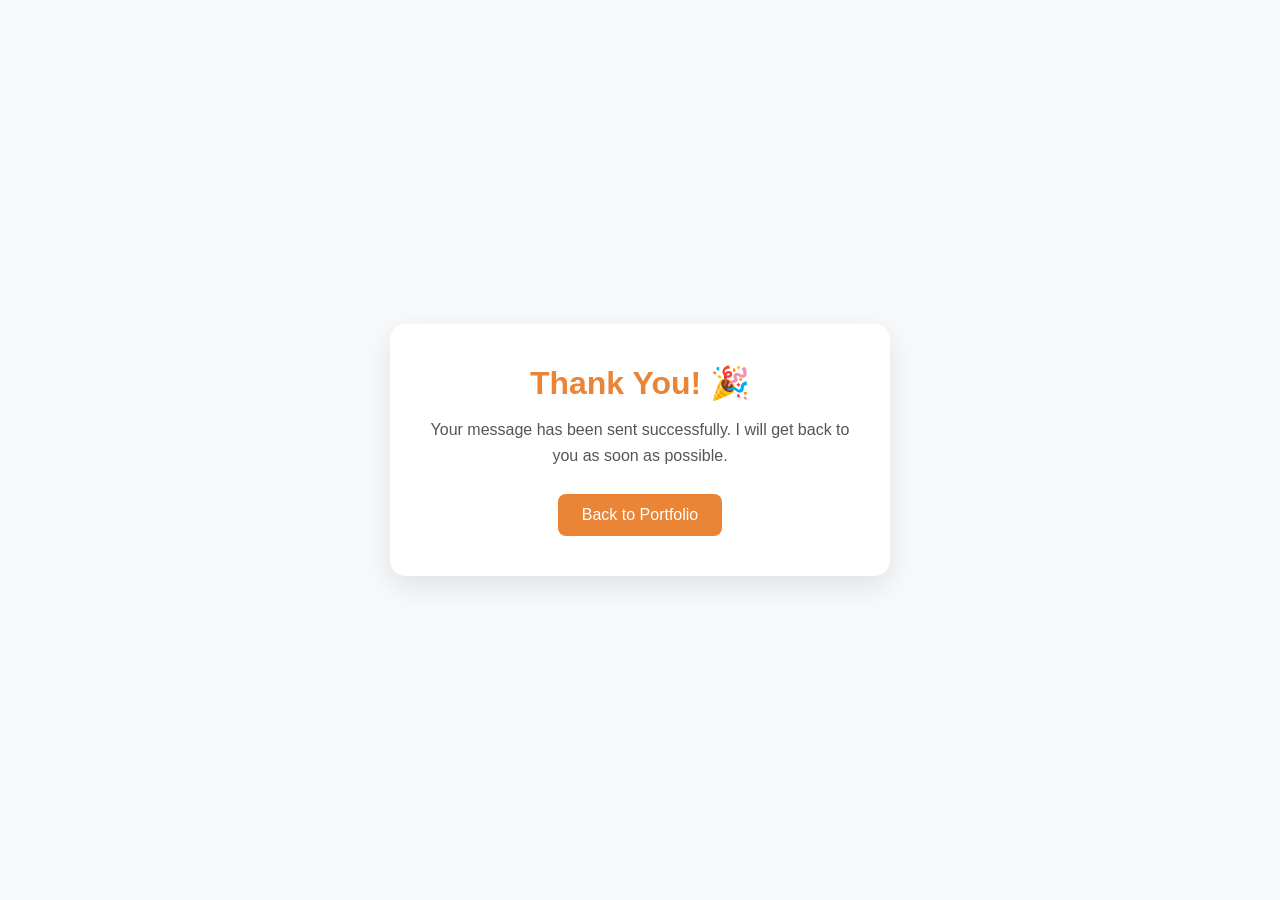
<file: thankyou.html>
<!DOCTYPE html>
<html lang="en">
<head>
  <meta charset="UTF-8">
  <meta name="viewport" content="width=device-width, initial-scale=1.0">
  <title>Thank You | Manish Majgain</title>

  <style>
    *{
      margin:0;
      padding:0;
      box-sizing:border-box;
      font-family:Arial,sans-serif;
    }

    body{
      display:flex;
      justify-content:center;
      align-items:center;
      height:100vh;
      background:#f8f9fa;
    }

    .container{
      text-align:center;
      max-width:500px;
      padding:40px;
      background:#fff;
      border-radius:15px;
      box-shadow:0 10px 30px rgba(0,0,0,.1);
    }

    h1{
      color:#ea8436;
      margin-bottom:15px;
    }

    p{
      color:#555;
      margin-bottom:25px;
      line-height:1.6;
    }

    a{
      display:inline-block;
      padding:12px 24px;
      background:#ea8436;
      color:#fff;
      text-decoration:none;
      border-radius:8px;
    }

    a:hover{
      opacity:.9;
    }
  </style>
</head>
<body>

  <div class="container">
    <h1>Thank You! 🎉</h1>

    <p>
      Your message has been sent successfully.
      I will get back to you as soon as possible.
    </p>

    <a href="index.html">Back to Portfolio</a>
  </div>

</body>
</html>
</file>
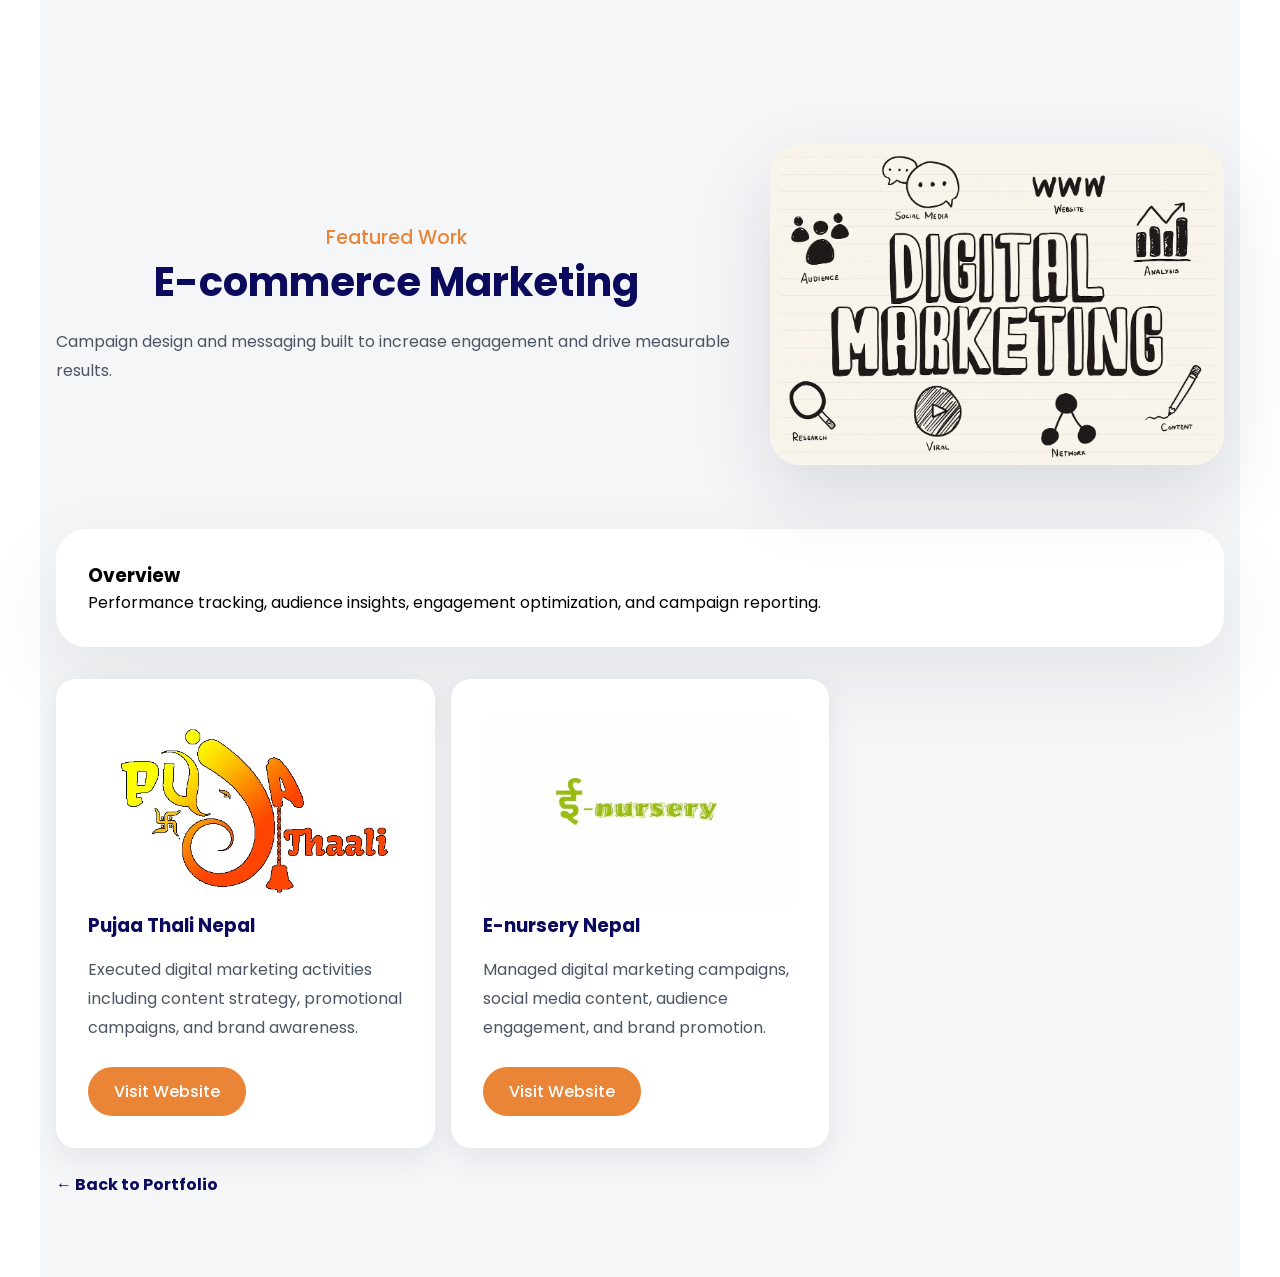
<file: digital-marketing/digital-marketing-campaigns.html>
<!DOCTYPE html>
<html lang="en">
<head>
  <meta charset="UTF-8" />
  <meta name="viewport" content="width=device-width, initial-scale=1.0" />
  <title>Digital Marketing Campaigns | Manish Majgain</title>
  <link rel="stylesheet" href="../styles.css" />
</head>
<body>
  <main class="section__container project-page">
    <header class="project-hero">
      <div>
        <p class="section__subheader">Featured Work</p>
        <h1 class="section__header">E-commerce Marketing</h1>
        <p class="project-intro">Campaign design and messaging built to increase engagement and drive measurable results.</p>
      </div>
      <img src="../assets/digital-marketing.webp" alt="E-commerce Marketing   hero" />
    </header>

    
    <article class="project-overview">
      <h3>Overview</h3>
      <p>Performance tracking, audience insights, engagement optimization, and campaign reporting.</p>
    </article>

    <section class="project-gallery">
    <!-- <div class="project-sites"> -->

  <div class="project-site-card">
  <img src="../assets/pujathaali.webp" alt="Puja Thaali Nepal">

  <h3>Pujaa Thali Nepal</h3>

  <p>
    Executed digital marketing activities including content strategy,
    promotional campaigns, and brand awareness.
  </p>

  <a href="https://pujathaali.com" target="_blank" class="btn">
    Visit Website
  </a>
</div>
  <div class="project-site-card">
  <img src="../assets/enurserynepal.webp" alt="E-nursery Nepal">

  <h3>E-nursery Nepal</h3>

  <p>
    Managed digital marketing campaigns, social media content,
    audience engagement, and brand promotion.
  </p>

  <a href="https://enurserynepal.com" target="_blank" class="btn">
    Visit Website
  </a>
</div>
    </section>

    <a class="back-link" href="../index.html">← Back to Portfolio</a>
  </main>
</body>
</html>
</file>
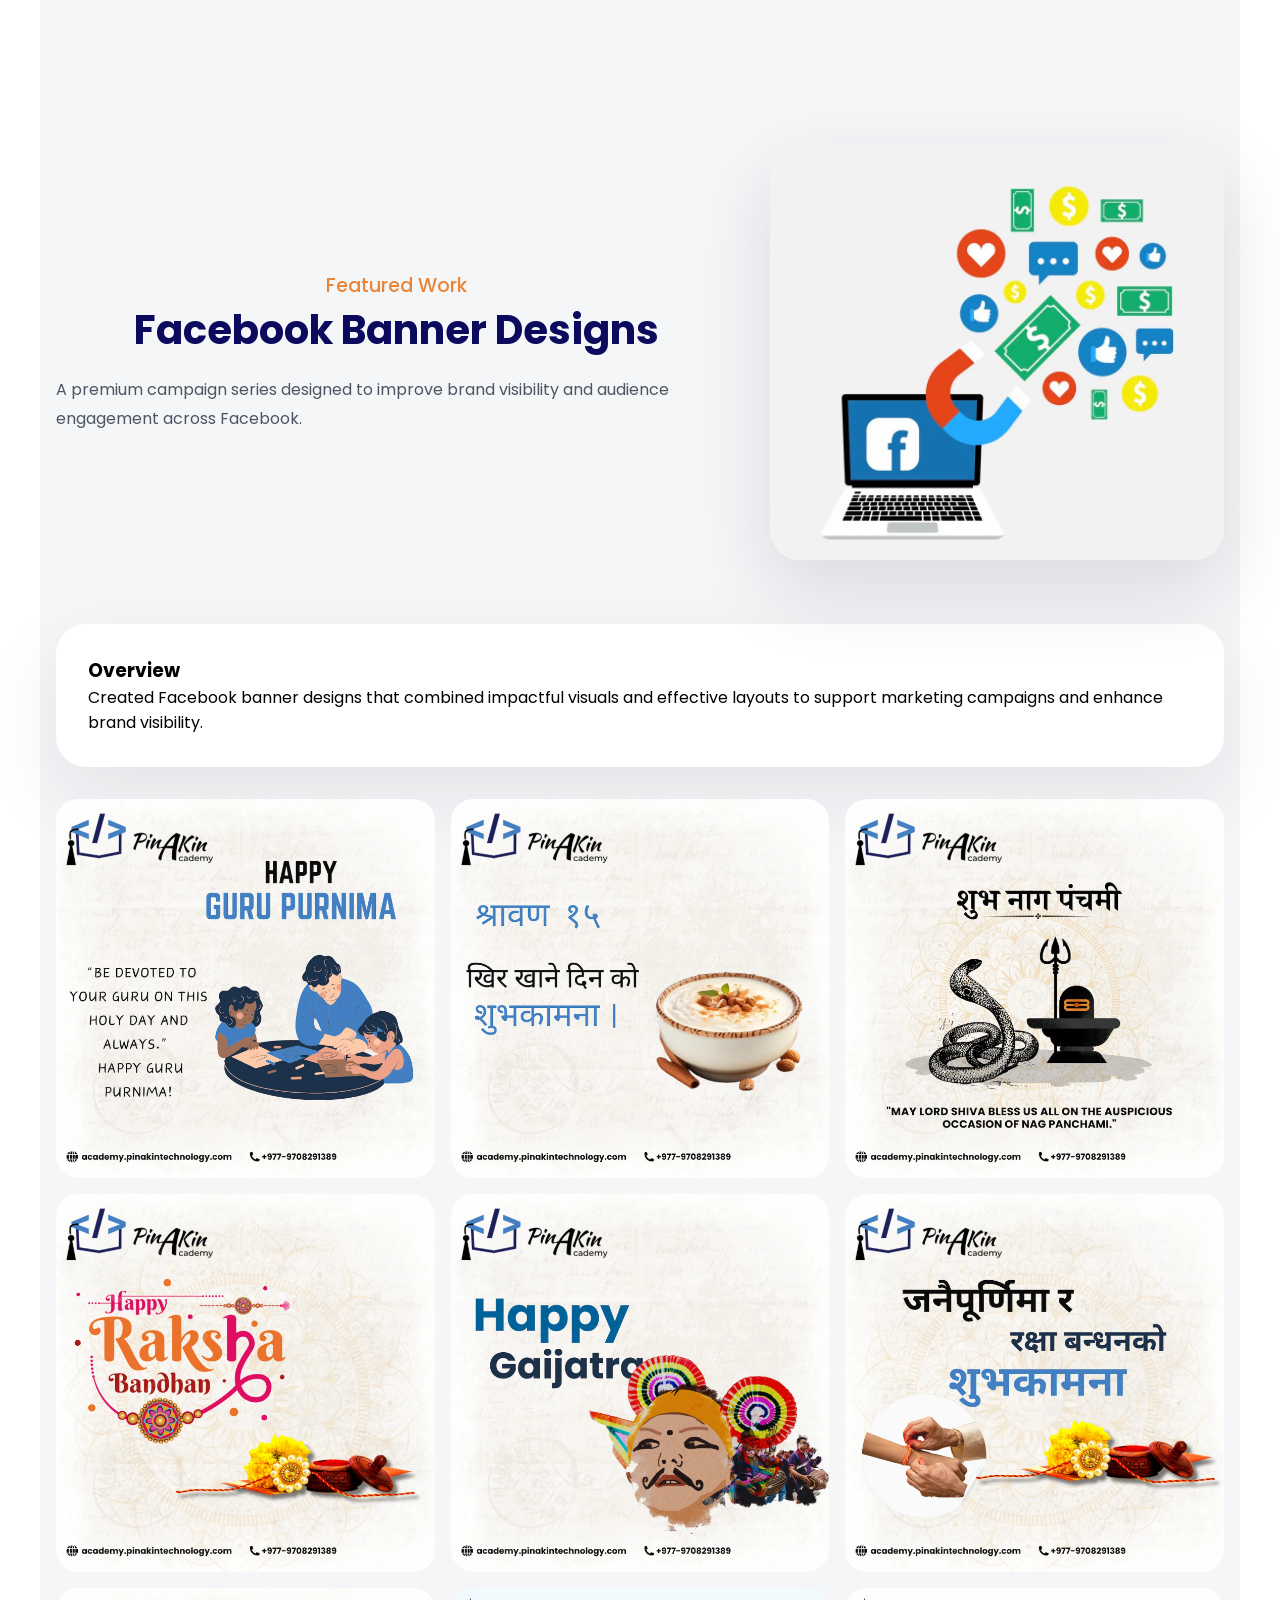
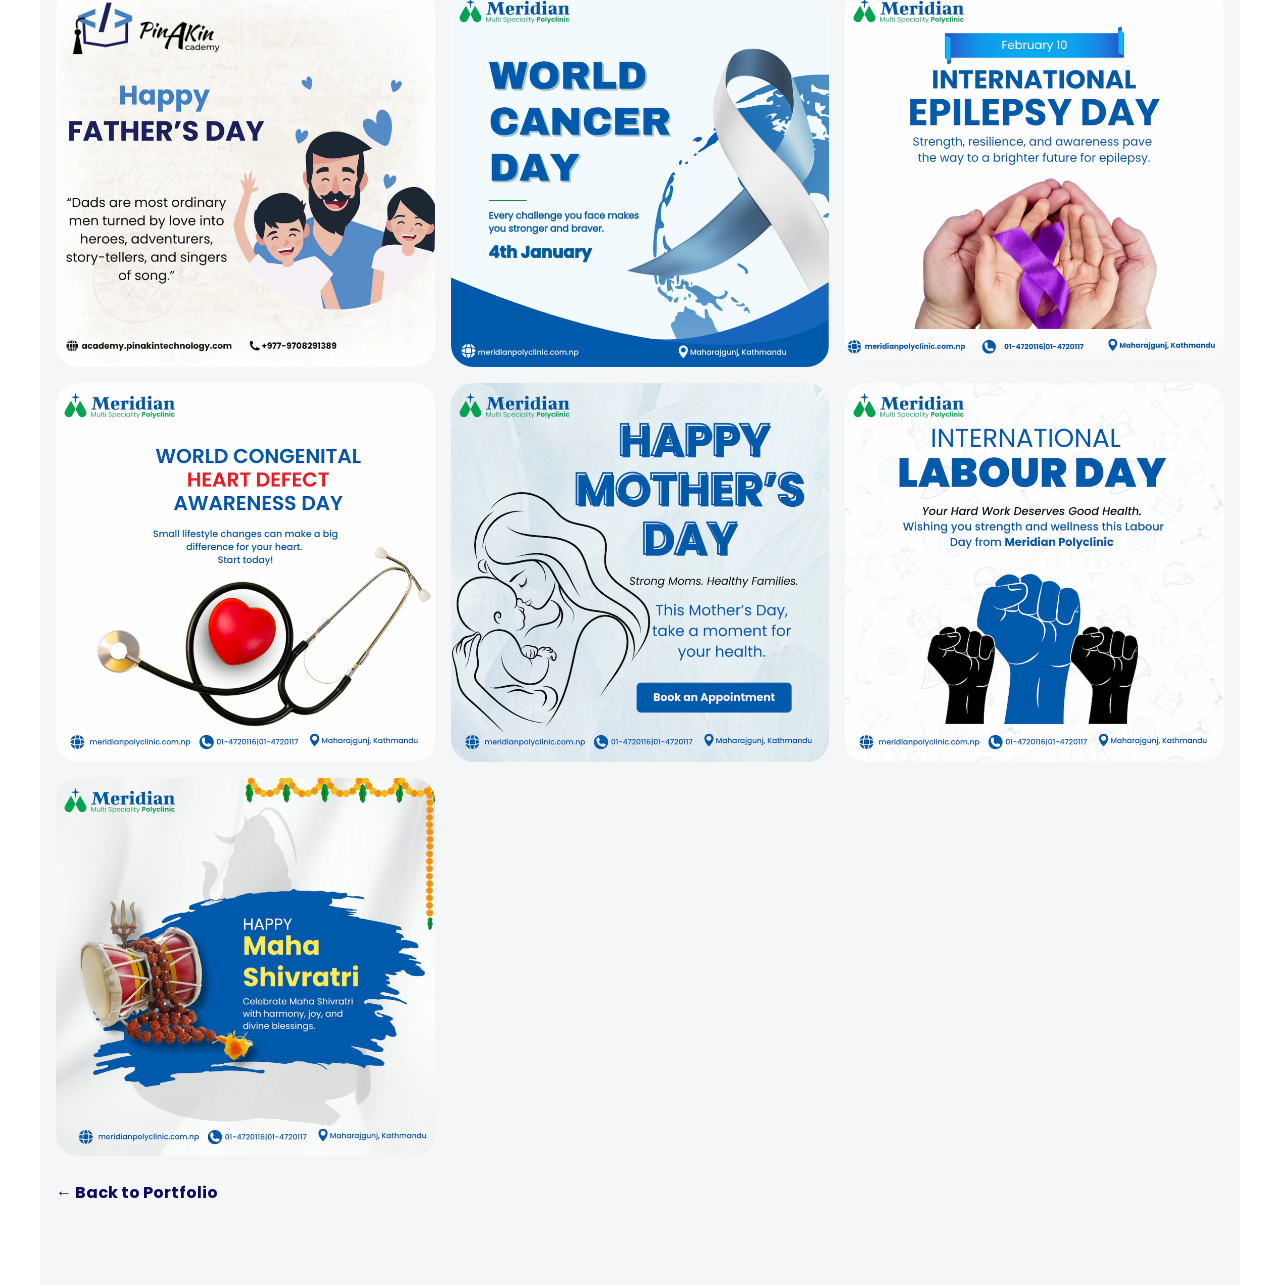
<file: graphic-design/facebook-banner-designs.html>
<!DOCTYPE html>
<html lang="en">
<head>
  <meta charset="UTF-8" />
  <meta name="viewport" content="width=device-width, initial-scale=1.0" />
  <title>Facebook Banner Designs | Manish Majgain</title>
  <link rel="stylesheet" href="../styles.css" />
</head>
<body>
  <main class="section__container project-page">
    <header class="project-hero">
      <div>
        <p class="section__subheader">Featured Work</p>
        <h1 class="section__header">Facebook Banner Designs</h1>
        <p class="project-intro">A premium campaign series designed to improve brand visibility and audience engagement across Facebook.</p>
      </div>
      <img src="../assets/fb-banner.webp" alt="Facebook Banner Designs hero" />
    </header>

    <article class="project-overview">
      <h3>Overview</h3>
      <p>Created Facebook banner designs that combined impactful visuals and effective layouts to support marketing campaigns and enhance brand visibility.</p>
    </article>

    <section class="project-gallery">
      <img src="../assets/pinakin-academy/1.webp" alt="Facebook banner creative" />
      <img src="../assets/pinakin-academy/2.webp" alt="Facebook banner creative" />
      <img src="../assets/pinakin-academy/3.webp" alt="Facebook banner creative" />
      <img src="../assets/pinakin-academy/4.webp" alt="Facebook banner creative" />
      <img src="../assets/pinakin-academy/5.webp" alt="Facebook banner creative" />
      <img src="../assets/pinakin-academy/6.webp" alt="Facebook banner creative" />
      <img src="../assets/pinakin-academy/7.webp" alt="Facebook banner creative" />
      <img src="../assets/meridian-banner/1.webp" alt="Facebook banner creative" />
      <img src="../assets/meridian-banner/2.webp" alt="Facebook banner creative" />
      <img src="../assets/meridian-banner/3.webp" alt="Facebook banner creative" />
      <img src="../assets/meridian-banner/4.webp" alt="Facebook banner creative" />    
      <img src="../assets/meridian-banner/5.webp" alt="Facebook banner creative" />
      <img src="../assets/meridian-banner/6.webp" alt="Facebook banner creative" />
    </section>

    <a class="back-link" href="../index.html">← Back to Portfolio</a>
  </main>
</body>
</html>
</file>
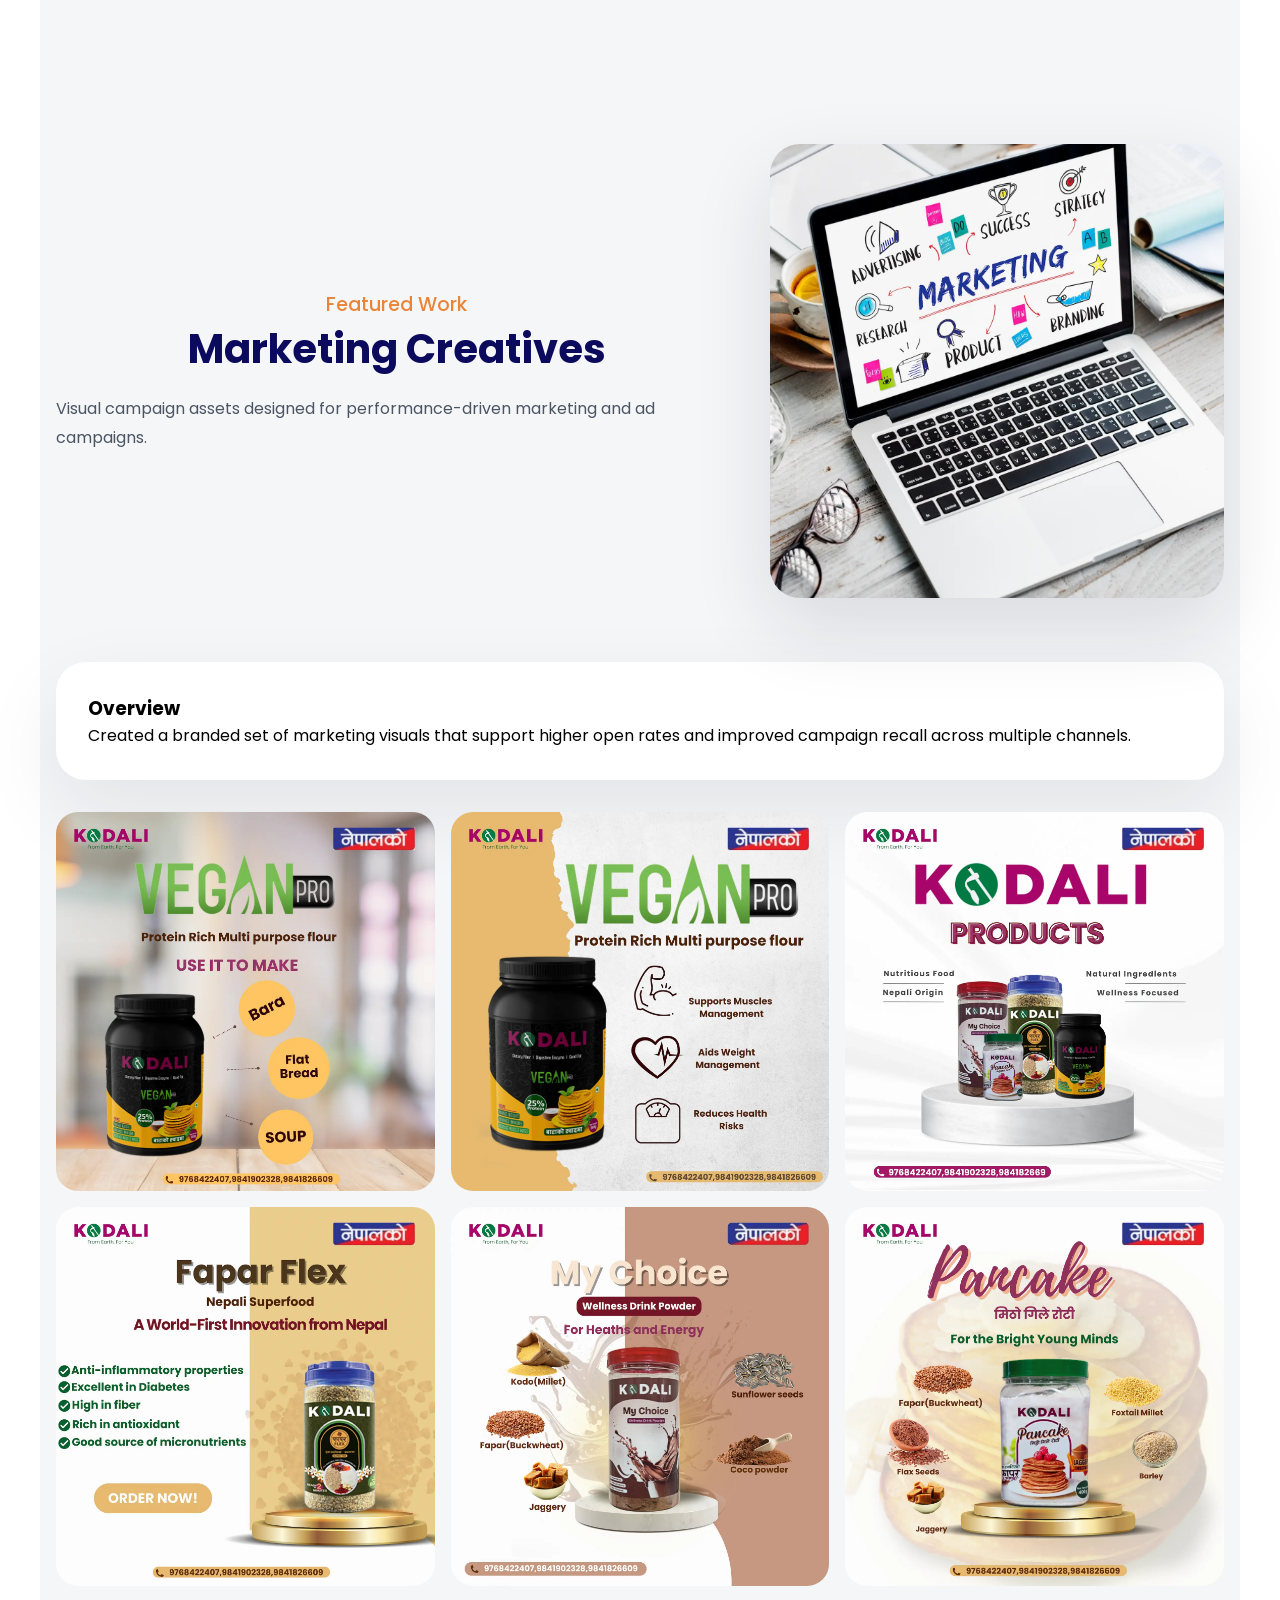
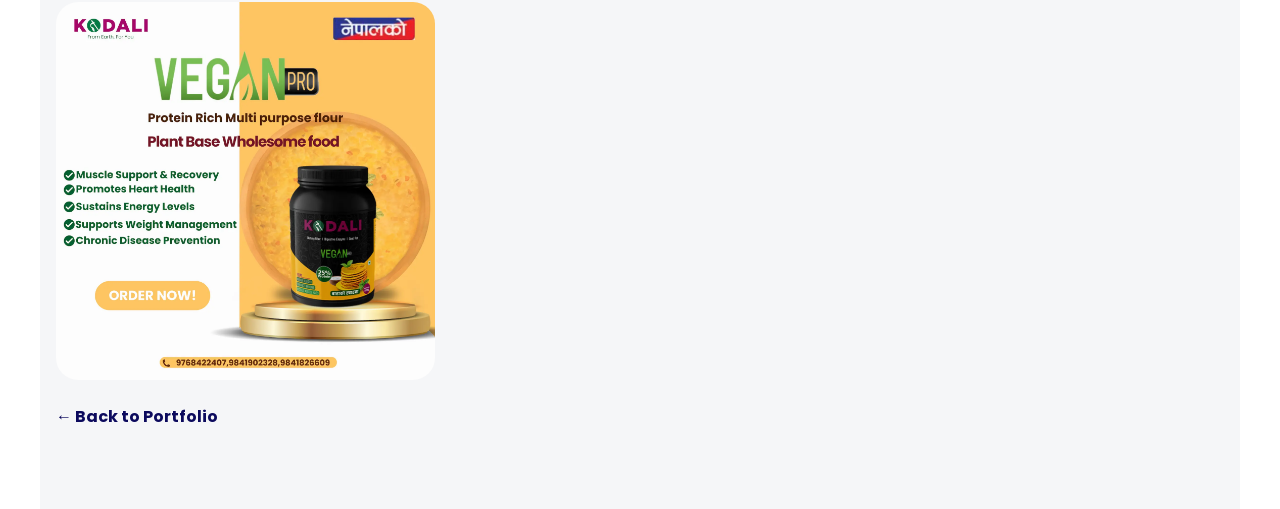
<file: graphic-design/marketing-creatives.html>
<!DOCTYPE html>
<html lang="en">
<head>
  <meta charset="UTF-8" />
  <meta name="viewport" content="width=device-width, initial-scale=1.0" />
  <title>Marketing Creatives | Manish Majgain</title>
  <link rel="stylesheet" href="../styles.css" />
</head>
<body>
  <main class="section__container project-page">
    <header class="project-hero">
      <div>
        <p class="section__subheader">Featured Work</p>
        <h1 class="section__header">Marketing Creatives</h1>
        <p class="project-intro">Visual campaign assets designed for performance-driven marketing and ad campaigns.</p>
      </div>
      <img src="../assets/marketing-creative.webp" alt="Marketing Creatives hero" />
    </header>

    
    <article class="project-overview">
      <h3>Overview</h3>
      <p>Created a branded set of marketing visuals that support higher open rates and improved campaign recall across multiple channels.</p>
    </article>

    <section class="project-gallery">
      <img src="../assets/kodali/1.webp" alt="Marketing creative" />
      <img src="../assets/kodali/2.webp" alt="Marketing creative" />
      <img src="../assets/kodali/3.webp" alt="Marketing creative" />
      <img src="../assets/kodali/4.webp" alt="Marketing creative" />
      <img src="../assets/kodali/5.webp" alt="Marketing creative" />
      <img src="../assets/kodali/6.webp" alt="Marketing creative" />
      <img src="../assets/kodali/7.webp" alt="Marketing creative" />
    
    </section>

    <a class="back-link" href="../index.html">← Back to Portfolio</a>
  </main>
</body>
</html>
</file>
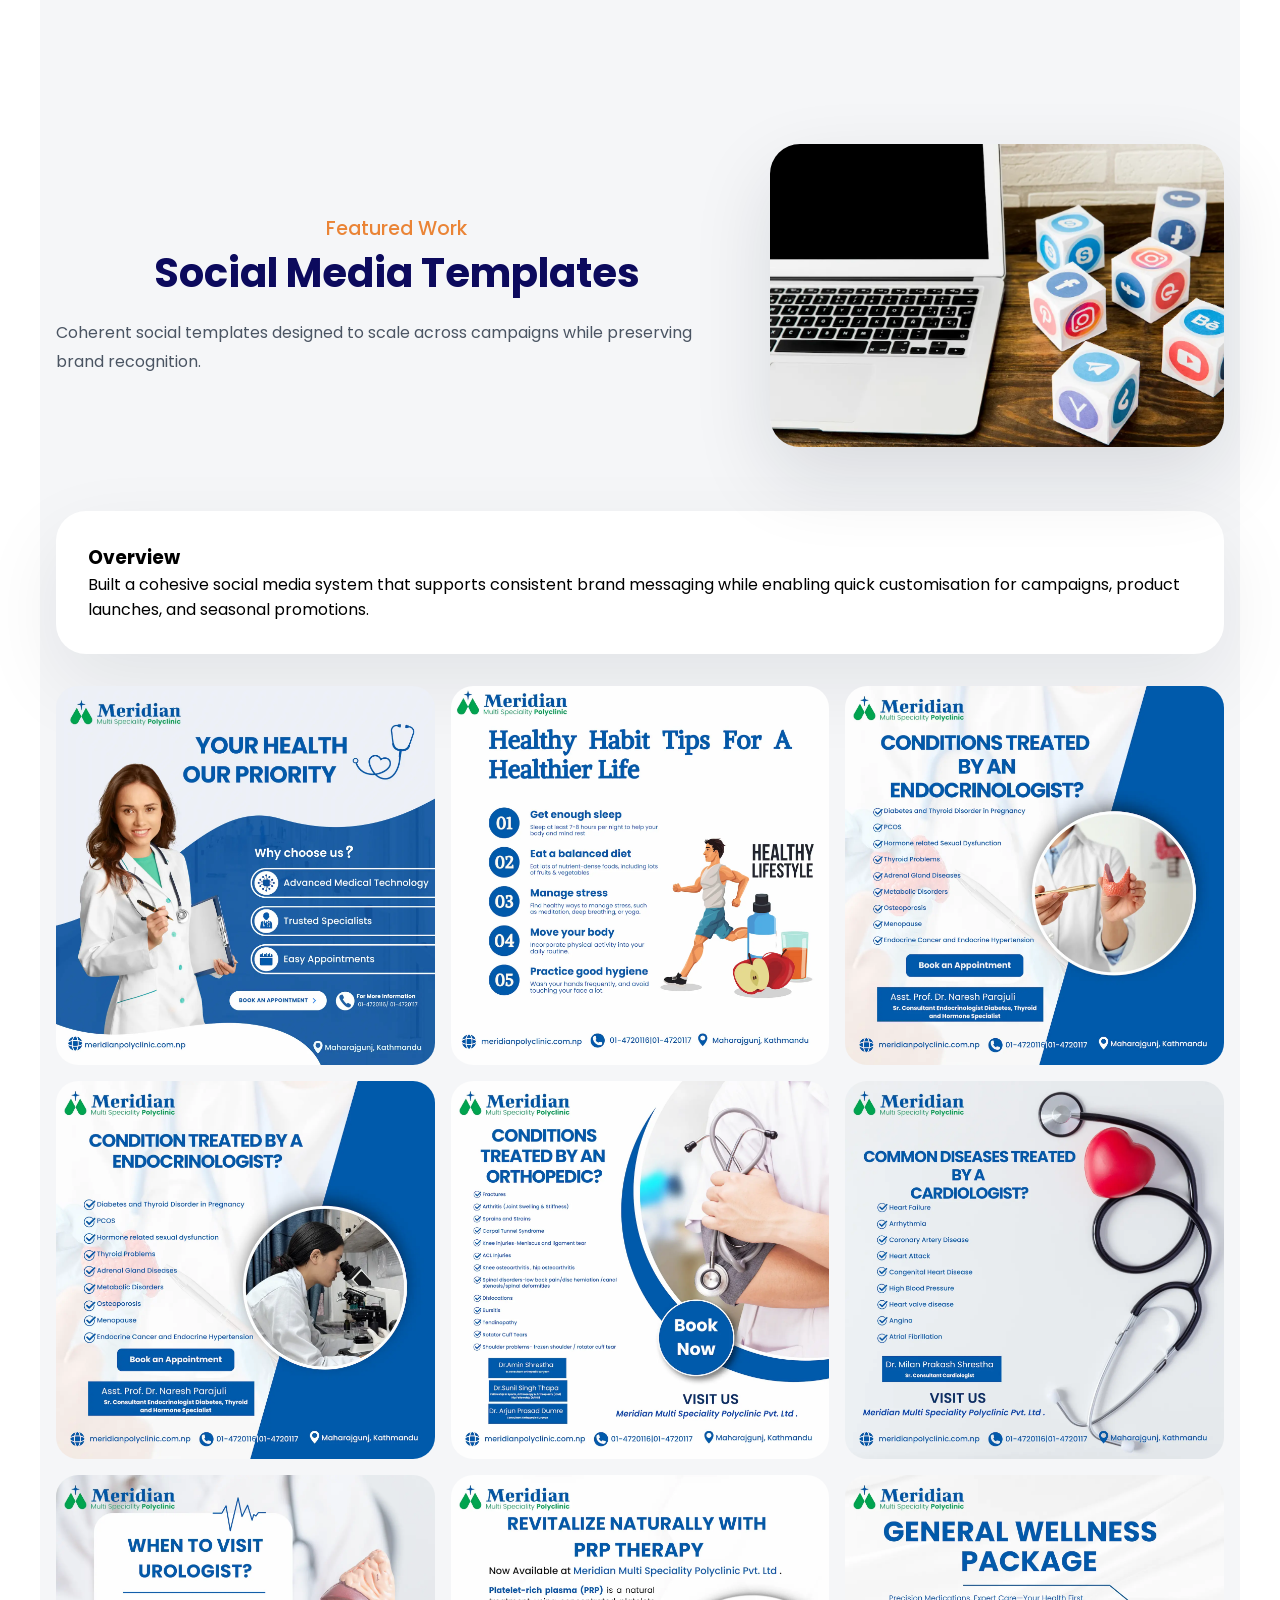
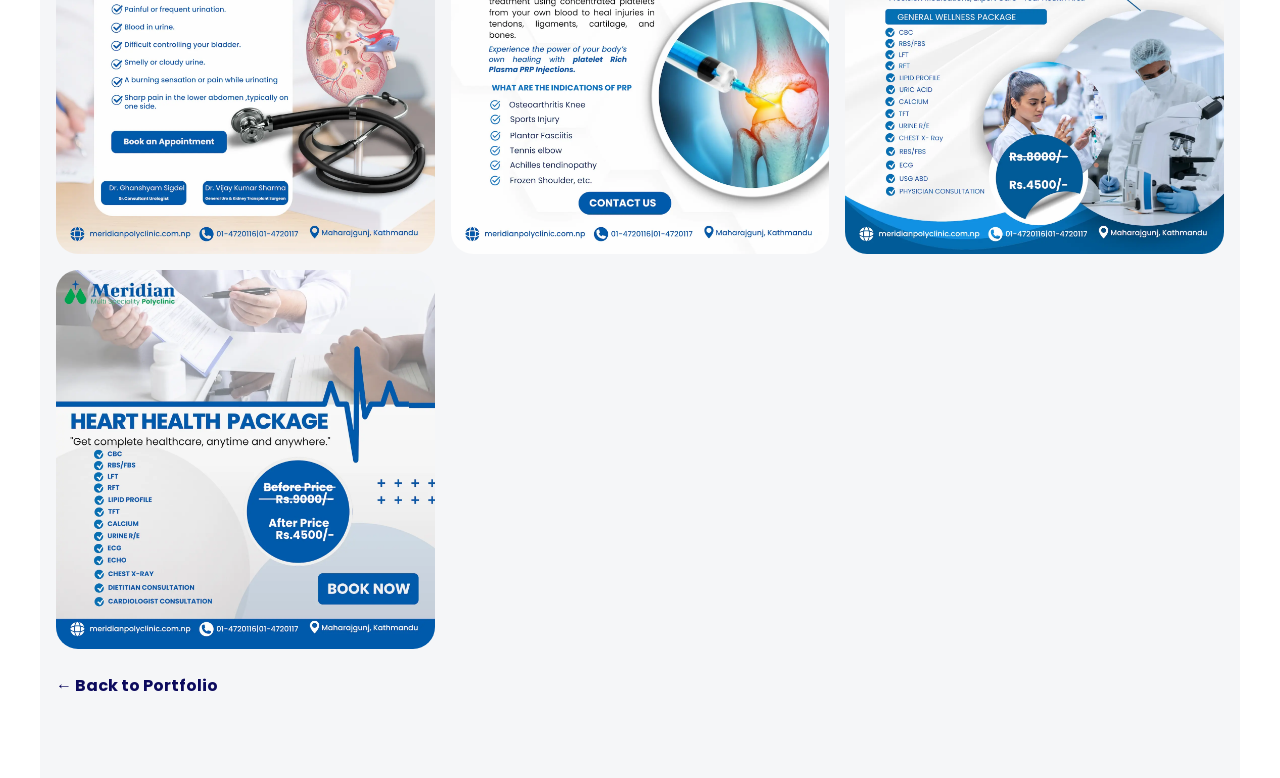
<file: graphic-design/social-media-templates.html>
<!DOCTYPE html>
<html lang="en">
<head>
  <meta charset="UTF-8" />
  <meta name="viewport" content="width=device-width, initial-scale=1.0" />
  <title>Social Media Templates | Manish Majgain</title>
  <link rel="stylesheet" href="../styles.css" />
</head>
<body>
  <main class="section__container project-page">
    <header class="project-hero">
      <div>
        <p class="section__subheader">Featured Work</p>
        <h1 class="section__header">Social Media Templates</h1>
        <p class="project-intro">Coherent social templates designed to scale across campaigns while preserving brand recognition.</p>
      </div>
      <img src="../assets/social-media.webp" alt="Social Media Templates hero" />
    </header>

    
    <article class="project-overview">
      <h3>Overview</h3>
      <p>Built a cohesive social media system that supports consistent brand messaging while enabling quick customisation for campaigns, product launches, and seasonal promotions.</p>
    </article>

    <section class="project-gallery">
      <img src="../assets/meridian-banner-social-media/1.webp" alt="Social media template" />
      <img src="../assets/meridian-banner-social-media/2.webp" alt="Social media template" />
      <img src="../assets/meridian-banner-social-media/3.webp" alt="Social media template" />
      <img src="../assets/meridian-banner-social-media/4.webp" alt="Social media template" />
      <img src="../assets/meridian-banner-social-media/5.webp" alt="Social media template" />
      <img src="../assets/meridian-banner-social-media/6.webp" alt="Social media template" />
      <img src="../assets/meridian-banner-social-media/7.webp" alt="Social media template" />
      <img src="../assets/meridian-banner-social-media/8.webp" alt="Social media template" />   
      <img src="../assets/meridian-banner-social-media/9.webp" alt="Social media template" />
      <img src="../assets/meridian-banner-social-media/10.webp" alt="Social media template" />
    </section>

    <a class="back-link" href="../index.html">← Back to Portfolio</a>
  </main>
</body>
</html>
</file>
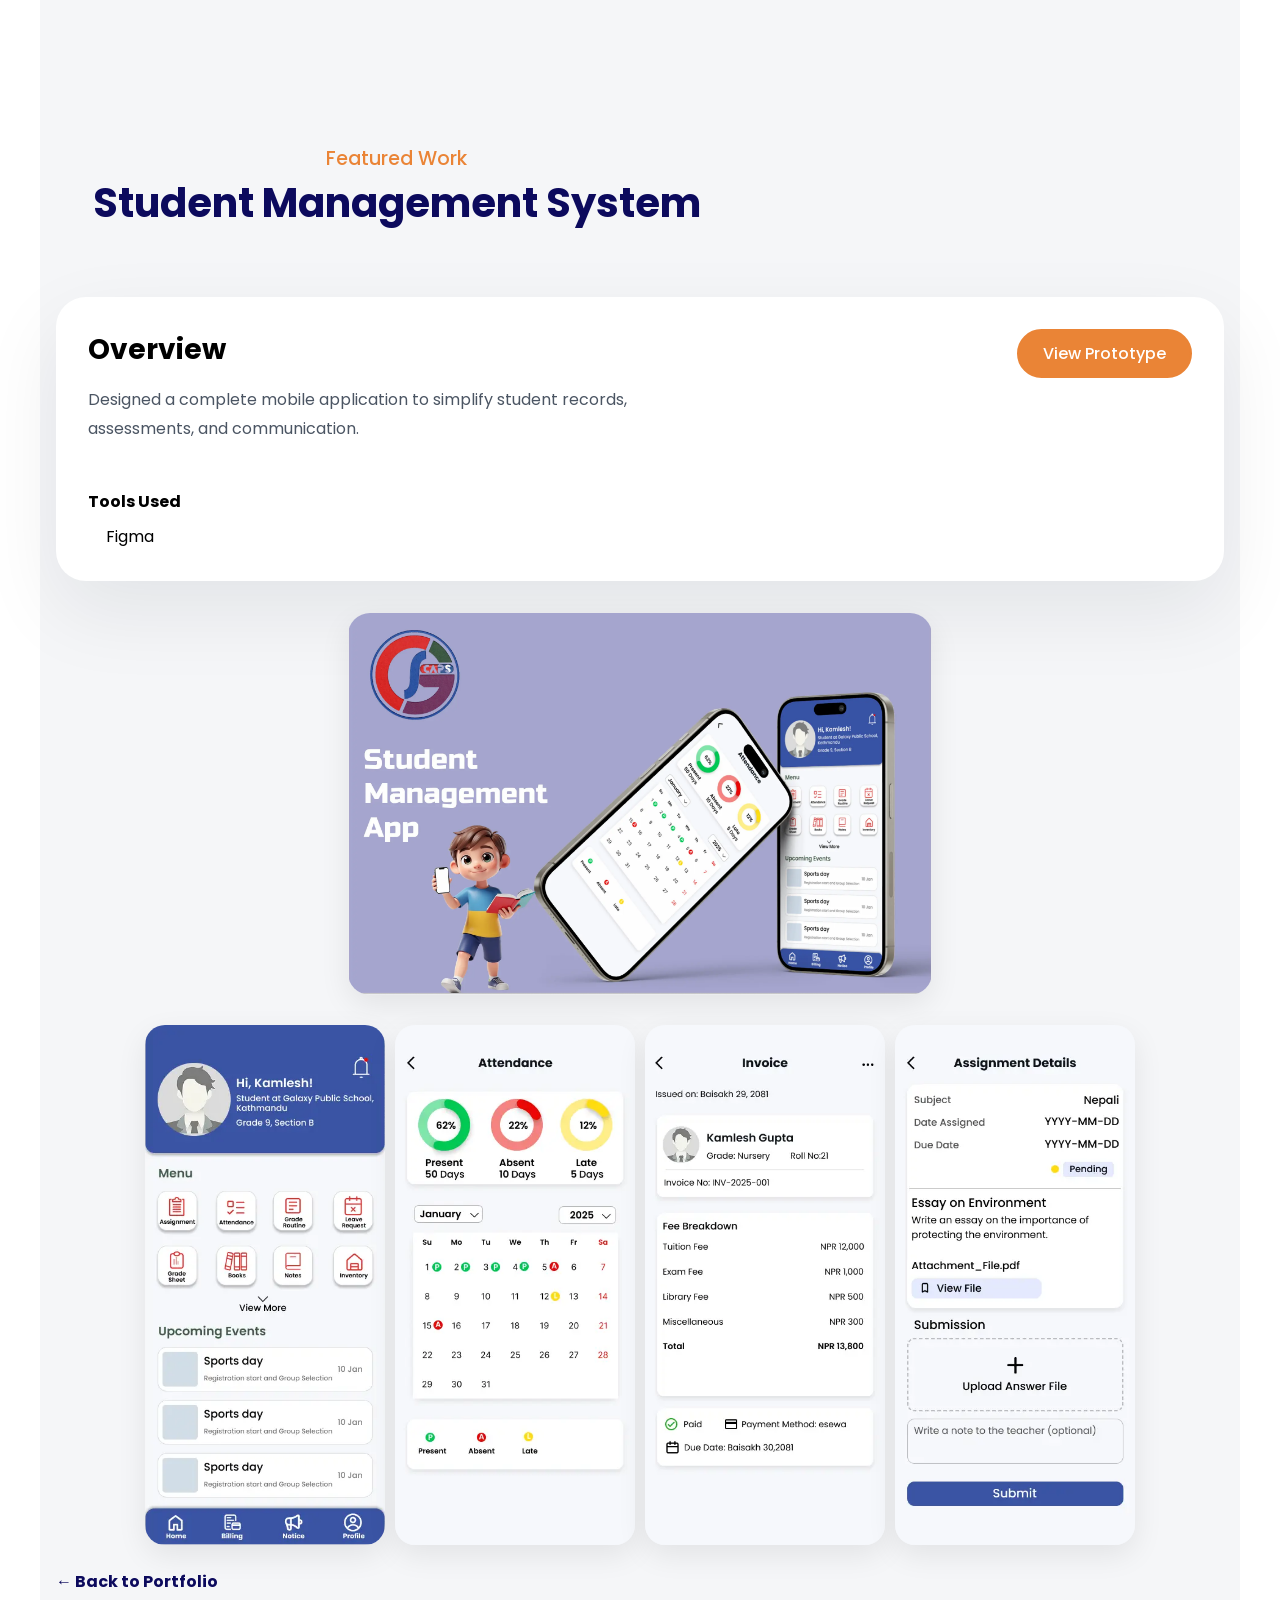
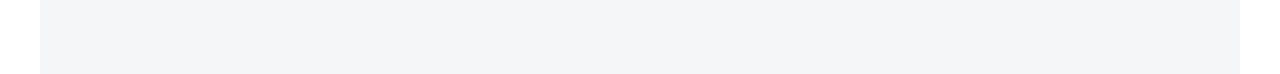
<file: uiux/student-management-system.html>
<!DOCTYPE html>
<html lang="en">
<head>
  <meta charset="UTF-8" />
  <meta name="viewport" content="width=device-width, initial-scale=1.0" />
  <title>Student Management System | Manish Majgain</title>
  <link rel="stylesheet" href="../styles.css" />
</head>
<body>
<main class="section__container project-page uiux-project">
    <header class="project-hero">
      <div>
        <p class="section__subheader">Featured Work</p>
        <h1 class="section__header">Student Management System</h1>
        <!-- <p class="project-intro">\Designed a complete mobile application to simplify student records, assessments, and communication.</p>
      </div> -->
      <!-- <img src="../assets/student-management-system.png" alt="Student Management System hero" /> -->
    </header>

    
   <article class="project-overview">

  <div class="overview-grid">

    <!-- LEFT SIDE -->
    <div class="overview-left">
      <h3>Overview</h3>
      <p>
        Designed a complete mobile application to simplify student records, assessments, and communication.
      </p>

      <br />

      <h4>Tools Used</h4>
      <ul>
        <li>Figma</li>
      </ul>
    </div>

    <!-- RIGHT SIDE -->
    <div class="overview-right">
      <a href="https://www.figma.com/proto/1NgzijpOFR1DvAEY5Ioqyk/GS-Caps?node-id=17-4&p=f&t=jhS54XMy9DATOVTE-1&scaling=scale-down&content-scaling=fixed&page-id=0%3A1"
         class="btn"
         target="_blank"
         rel="noopener noreferrer">
        View Prototype
      </a>
    </div>

  </div>

</article>

   <section class="project-gallery">
  <img src="../assets/ui-ux/mockup.webp" class="project-img" alt="Dashboard interface" />

  <div class="uiux-project-screens">
    <img src="../assets/ui-ux/1.webp" class="project-img" alt="Dashboard interface" />
    <img src="../assets/ui-ux/2.webp" class="project-img" alt="Student Records interface" />
    <img src="../assets/ui-ux/3.webp" class="project-img" alt="Assessments interface" />
    <img src="../assets/ui-ux/4.webp" class="project-img" alt="Communication interface" />
  </div>
</section>
    <a class="back-link" href="../index.html">← Back to Portfolio</a>
  </main>
</body>
</html>
</file>
<file: styles.css>
@import url("https://fonts.googleapis.com/css2?family=Poppins:ital,wght@0,100;0,200;0,300;0,400;0,500;0,600;0,700;0,800;0,900;1,100;1,200;1,300;1,400;1,500;1,600;1,700;1,800;1,900&display=swap");

:root {
  --primary-color: #ea8436;
  --secondary-color: #0c0a5d;
  --text-dark: #030712;
  --text-light: #4b5563;
  --extra-light: #f5f6f8;
  --white: #ffffff;
  --max-width: 1200px;
}

* {
  padding: 0;
  margin: 0;
  box-sizing: border-box;
}

.section__container {
  max-width: var(--max-width);
  margin: auto;
  padding: 5rem 1rem;
}

.section__subheader {
  font-size: 1.2rem;
  font-weight: 500;
  color: var(--primary-color);
  text-align: center;
}

.section__header {
  font-size: 2.5rem;
  font-weight: 700;
  color: var(--secondary-color);
  text-align: center;
}

.btn {
  padding: 0.625rem 1.5rem;
  outline: none;
  border: none;
  font-size: 1rem;
  font-weight: 500; /* Makes text bold */
  color: var(--white);
  background-color: var(--primary-color);
  border: 2px solid var(--primary-color);
  border-radius: 5rem;
  transition: 0.3s;
  cursor: pointer;
}

a.btn {
  display: inline-block;
  text-decoration: none;
}

.btn:hover {
  color: var(--secondary-color);
  background-color: transparent;
  box-shadow: 10px 10px 20px rgba(0, 0, 0, 0.1);
}
img {
  max-width: 100%;
  height: auto;
  display: block;
}

a {
  text-decoration: none;
  transition: 0.3s;
}

ul {
  list-style: none;
}

html,
body {
  scroll-behavior: smooth;
}

body {
  font-family: "Poppins", sans-serif;
}

nav {
  position: fixed;
  isolation: isolate;
  width: 100%;
  z-index: 9;
}

.nav__header {
  padding: 0.75rem 1rem;
  width: 100%;
  display: flex;
  align-items: center;
  justify-content: space-between;
  background-color: var(--primary-color);
}

.nav__logo img {
  height: 50px;
  width: auto;
  display: block;
}

.nav__menu__btn {
  font-size: 1.5rem;
  color: var(--white);
  cursor: pointer;
}

.nav__links {
  position: absolute;
  bottom: 0;
  left: 0;
  width: 100%;
  display: flex;
  align-items: center;
  justify-content: center;
  flex-direction: column;
  gap: 2rem;
  padding: 2rem;
  background-color: var(--primary-color);
  transition: transform 0.5s;
  z-index: -1;
}

.nav__links.open {
  transform: translateY(100%);
}

.nav__links a {
  font-weight: 600;
  color: var(--white);
}

.nav__btns {
  display: none;
}

header {
  background-color: var(--extra-light);
}

.header__container {
  padding-block: 5rem 0;
  display: grid;
  gap: 2rem;
  overflow: hidden;
}

.header__image img {
  max-width: 500px;
  width: 100%;
}

.header__content h2 {
  font-size: 1.5rem;
  font-weight: 500;
  color: var(--primary-color);
  text-align: center;
}

.header__content h1 {
  margin-bottom: 1rem;
  font-size: 3.5rem;
  font-weight: 800;
  color: var(--secondary-color);
  line-height: 5rem;
  text-align: center;
}

.header__content h3 {
  margin-bottom: 1rem;
  font-display: 1.25rem;
  font-weight: 600;
  color: var(--secondary-color);
  text-align: center;
}

.header__content p {
  margin-bottom: 2rem;
  color: var(--text-light);
  text-align: center;
  line-height: 1.75rem;
}

.header__btns {
  display: flex;
  align-items: center;
  justify-content: center;
  gap: 1rem;
}

.header__btns .btn:nth-child(2) {
  color: var(--secondary-color);
  background-color: transparent;
}

.intro__container {
  grid-template-columns: 1fr;
  max-width: 900px;
  margin: auto;
}

.intro__image {
  position: relative;
  isolation: isolate;
  max-width: 350px;
  margin-inline: auto;
  padding: 4px;
  overflow: hidden;
}

.intro__image::before {
  position: absolute;
  content: "";
  height: 200%;
  width: 10rem;
  top: 50%;
  left: 50%;
  transform: translate(-50%, -50%) rotate(-35deg);
  transform-origin: center center;
  background-color: var(--primary-color);
  z-index: -1;
}

.intro__image img {
  background-color: var(--white);
}

.intro__content :is(.section__subheader, .section__header) {
  text-align: left;
}

.intro__description {
  margin-block: 1rem 2rem;
  color: var(--text-light);
  line-height: 1.75rem;
}

.intro__grid {
  margin-bottom: 2rem;
  display: grid;
  grid-template-columns: max-content max-content 1fr;
  gap: 0.5rem 1rem;
}

.intro__grid h5 {
  display: flex;
  align-items: center;
  gap: 1rem;
  font-size: 1rem;
  font-weight: 500;
  color: var(--text-dark);
}

.intro__grid h5 span {
  font-size: 1.2rem;
  color: var(--primary-color);
}

.intro__grid>span {
  color: var(--text-dark);
}

.intro__grid p {
  color: var(--text-light);
}

.intro__content h4 {
  margin-bottom: 0.5rem;
  font-size: 1.2rem;
  font-weight: 600;
  color: var(--secondary-color);
}

.intro__flex {
  display: flex;
  align-items: center;
  justify-content: flex-start;
  gap: 1rem 2rem;
  flex-wrap: wrap;
}

.intro__flex div {
  display: flex;
  align-items: center;
  gap: 10px;
  font-weight: 500;
  color: var(--secondary-color);
}

.intro__flex span {
  font-size: 1.5rem;
  color: var(--primary-color);
}

.choose {
  background-color: var(--extra-light);
}

.choose__grid {
  max-width: 900px;
  margin-inline: auto;
  margin-top: 4rem;
  display: grid;
  gap: 1rem 2rem;
}

.choose__card div {
  margin-bottom: 10px;
  display: flex;
  align-items: center;
  justify-content: space-between;
  gap: 1rem;
}

.choose__card h4 {
  font-size: 1rem;
  font-weight: 600;
  color: var(--secondary-color);
}

.choose__progress {
  position: relative;
  isolation: isolate;
  height: 10px;
  background-color: rgba(0, 0, 0, 0.2);
  border-radius: 1rem;
  overflow: hidden;
}

.choose__progress::before {
  position: absolute;
  content: "";
  left: 0;
  top: 0;
  height: 100%;
  background-color: var(--primary-color);
  animation: progress-fill 2s forwards;
}

@keyframes progress-fill {
  0% {
    width: 0;
  }

  100% {
    width: var(--progress);
  }
}

.journey__grid {
  max-width: 900px;
  margin-inline: auto;
  margin-top: 4rem;
  display: grid;
  gap: 2rem;
}

.journey__grid>div {
  display: grid;
  gap: 1rem;
}

.journey__grid__header {
  display: flex;
  align-items: center;
  gap: rem;
  font-size: 1.4rem;
  font-weight: 600;
  color: var(--secondary-color);
}

.journey__card {
  display: flex;
  align-items: flex-start;
  gap: 1rem;
}

.journey__card>span {
  position: relative;
  isolation: isolate;
  padding-inline: 2px;
  height: 100%;
  font-size: 1.2rem;
  color: var(--primary-color);
}

.journey__card>span::before {
  position: absolute;
  content: "";
  height: 100%;
  width: 2px;
  top: 0;
  left: 50%;
  transform: translateX(-50%);
  background-color: var(--primary-color);
}

.journey__card h4 {
  font-size: 1.1rem;
  font-weight: 600;
  color: var(--text-dark);
}

.journey__card h5 {
  margin-bottom: 1rem;
  font-size: 1rem;
  font-weight: 500;
  color: var(--text-light);
}

.journey__card p {
  color: var(--text-light);
}

.service__grid {
  margin-top: 4rem;
  display: grid;
  gap: 4rem 1rem;
}

.service__card {
  padding-block: 0 1.5rem;
  padding-inline: 1.5rem;
  border: 2px solid rgba(0, 0, 0, 0.1);
  border-top-right-radius: 3rem;
  transition: 0.3s;
}

.service__card:hover {
  background-color: var(--primary-color);
  border-color: var(--primary-color);
  box-shadow: 0 0 20px rgba(0, 0, 0, 0.2);
}

.service__card span {
  display: inline-block;
  padding: 6px 14px;
  font-size: 2rem;
  color: var(--white);
  background-color: var(--primary-color);
  transform: translateY(-50%);
  border-radius: 5px;
  box-shadow: 0 0 20px rgba(0, 0, 0, 0.1);
  transition: 0.3s;
}

.service__card:hover span {
  color: var(--primary-color);
  background-color: var(--white);
}

.service__card h4 {
  margin-bottom: 0.5rem;
  font-size: 1.2rem;
  font-weight: 600;
  color: var(--secondary-color);
  transition: 0.3s;
}

.service__card p {
  color: var(--text-light);
  line-height: 1.75rem;
  transition: 0.3s;
}

.service__card:hover :is(h4, p) {
  color: var(--white);
}

.showcase {
  background-color: var(--extra-light);
}

.showcase__controls {
  margin-block: 2rem;
  display: flex;
  justify-content: center;
  flex-wrap: wrap;
  gap: 0.75rem;
}

.filter-btn {
  padding: 0.95rem 1.6rem;
  font-size: 1rem;
  font-weight: 600;
  color: var(--secondary-color);
  background-color: rgba(255, 255, 255, 0.9);
  border: 1px solid rgba(12, 10, 93, 0.12);
  border-radius: 999px;
  transition: 0.3s ease;
}

.filter-btn:hover,
.filter-btn.active {
  color: var(--white);
  background-color: var(--primary-color);
  border-color: var(--primary-color);
  box-shadow: 0 18px 40px rgba(234, 132, 54, 0.18);
}

.showcase__grid {
  display: grid;
  gap: 1.5rem;
}

.project-card {
  position: relative;
  display: grid;
  gap: 1rem;
  background-color: var(--white);
  border-radius: 28px;
  overflow: hidden;
  box-shadow: 0 24px 70px rgba(16, 24, 40, 0.08);
  transition: transform 0.35s ease, box-shadow 0.35s ease;
}

.project-card:hover {
  transform: translateY(-6px);
  box-shadow: 0 32px 80px rgba(16, 24, 40, 0.14);
}

.project-card__media {
  position: relative;
  overflow: hidden;
  min-height: 260px;
}

.project-card__media img {
  width: 100%;
  height: 100%;
  object-fit: cover;
  transition: transform 0.6s ease;
}

.project-card:hover .project-card__media img {
  transform: scale(1.08);
}

.project-card__content {
  padding: 1.5rem;
}

.project-card__tag {
  display: inline-flex;
  align-items: center;
  justify-content: center;
  padding: 0.65rem 1rem;
  border-radius: 999px;
  background: rgba(234, 132, 54, 0.12);
  color: var(--primary-color);
  font-size: 0.9rem;
  font-weight: 700;
  margin-bottom: 1rem;
}

.project-card__content h3 {
  font-size: 1.4rem;
  margin-bottom: 1rem;
  color: var(--secondary-color);
}

.project-card__content p {
  color: var(--text-light);
  line-height: 1.75rem;
}

.project-card__overlay {
  position: absolute;
  inset: 0;
  display: flex;
  flex-direction: column;
  align-items: center;
  justify-content: center;
  gap: 1rem;
  padding: 2rem;
  background: rgba(12, 10, 93, 0.72);
  color: var(--white);
  text-align: center;
  opacity: 0;
  transform: translateY(20px);
  transition: opacity 0.35s ease, transform 0.35s ease;
}

.project-card:hover .project-card__overlay {
  opacity: 1;
  transform: translateY(0);
}

.project-card__overlay span {
  font-size: 1.35rem;
  font-weight: 700;
  letter-spacing: 0.02em;
}

.project-card__view {
  padding: 0.9rem 1.6rem;
  border: none;
  border-radius: 999px;
  background: rgba(255, 255, 255, 0.15);
  color: var(--white);
  font-weight: 700;
  cursor: pointer;
  transition: background 0.3s ease;
}

.project-card__view:hover {
  background: rgba(255, 255, 255, 0.28);
}

.project-card__overlay::before {
  content: "";
  position: absolute;
  inset: 0;
  background: linear-gradient(180deg, transparent 20%, rgba(12, 10, 93, 0.6));
  pointer-events: none;
}

.project-page {
  background-color: var(--extra-light);
}

.project-hero {
  display: grid;
  gap: 2rem;
  padding-block: 4rem;
  align-items: center;
}

.project-hero img {
  width: 100%;
  border-radius: 30px;
  box-shadow: 0 30px 80px rgba(16, 24, 40, 0.12);
}

.project-intro {
  margin-top: 1rem;
  color: var(--text-light);
  line-height: 1.8rem;
  max-width: 56rem;
}

.project-meta {
  display: grid;
  gap: 1rem;
}

.project-meta__list {
  display: grid;
  gap: 0.75rem;
}

.project-meta__item {
  display: flex;
  justify-content: space-between;
  gap: 1rem;
  padding: 1rem 1.25rem;
  background: var(--white);
  border-radius: 18px;
  box-shadow: 0 12px 40px rgba(16, 24, 40, 0.05);
}

.project-meta__label {
  color: var(--text-light);
  font-weight: 600;
}

.project-meta__value {
  color: var(--secondary-color);
  font-weight: 700;
  text-align: right;
}

.project-overview {
  background: var(--white);
  border-radius: 30px;
  padding: 2rem;
  box-shadow: 0 30px 80px rgba(16, 24, 40, 0.08);
}
.project-overview {
  background: var(--white);
  border-radius: 30px;
  padding: 2rem;
  box-shadow: 0 30px 80px rgba(16, 24, 40, 0.08);
}

/* 👇 ADD NEW OVERVIEW LAYOUT HERE */
.overview-grid {
  display: grid;
  grid-template-columns: 1.5fr 1fr;
  gap: 40px;
  align-items: start;
}

.overview-left h3 {
  margin-bottom: 15px;
  font-size: 28px;
}

.overview-left p {
  line-height: 1.8;
  color: var(--text-light);
}

.overview-left h4 {
  margin-top: 20px;
  margin-bottom: 10px;
}

.overview-left ul {
  padding-left: 18px;
}

.overview-right {
  display: flex;
  justify-content: flex-end;
  align-items: flex-start;
}
/* ADD BELOW THIS */

.project-sites {
  display: grid;
  grid-template-columns: repeat(auto-fit, minmax(320px, 1fr));
  gap: 2rem;
  margin-top: 2rem;
}

.project-site-card {
  background: var(--white);
  padding: 2rem;
  border-radius: 20px;
  box-shadow: 0 10px 30px rgba(16, 24, 40, 0.08);
  transition: 0.3s ease;
}

.project-site-card:hover {
  transform: translateY(-5px);
}

.project-site-card h3 {
  margin-bottom: 1rem;
  color: var(--secondary-color);
}

.project-site-card p {
  margin-bottom: 1.51rem;
  color: var(--text-light);
  line-height: 1.8rem;
}

.project-gallery {
  display: grid;
  gap: 1rem;
  margin-top: 2rem;
}

.project-gallery img {
  width: 100%;
  border-radius: 22px;
  object-fit: cover;
  min-height: 200px;
}
.uiux-project .project-gallery img {
  width: 100%;
  max-width: 200px;
  height: auto;
  border-radius: 20px;
  object-fit: cover;
  box-shadow: 0 10px 30px rgba(0,0,0,0.08);
}

.back-link {
  display: inline-flex;
  align-items: center;
  gap: 0.5rem;
  margin-top: 1.5rem;
  color: var(--secondary-color);
  font-weight: 700;
}

.back-link:hover {
  color: var(--primary-color);
}

.banner__container {
  display: grid;
  gap: 2rem;
  background: url("assets/banner-bg.png"), var(--primary-color);
  background-size: cover;
  background-position: center center;
  background-repeat: no-repeat;
}

.banner__content {
  padding-block: 5rem 0;
  padding-inline: 1rem;
}

.banner__content .section__header {
  margin-bottom: 1rem;
  color: var(--white);
}

.banner__content p {
  margin-bottom: 1rem;
  color: var(--white);
  line-height: 1.75rem;
  text-align: center;
}

.banner__btn {
  display: flex;
  align-items: center;
  justify-content: center;
}

.banner__btn .btn {
  color: var(--primary-color);
  background-color: var(--white);
}

.banner__image {
  position: relative;
  isolation: isolate;
  height: 100%;
}

.swiper {
  padding-block: 4rem;
  width: 100%;
}

.swiper-slide {
  min-width: 400px;
}

.swiper-pagination-bullet {
  height: 10px;
  width: 10px;
}

.swiper-pagination-bullet-active {
  background-color: var(--primary-color);
}

.client__header {
  margin-bottom: 1rem;
  display: flex;
  align-items: center;
  justify-content: space-between;
  gap: 1rem;
  flex-wrap: wrap;
}

.client__details {
  display: flex;
  align-items: center;
  gap: 1rem;
}

.client__details img {
  max-width: 80px;
  border-radius: 100%;
  border: 2px solid var(--primary-color);
}

.client__details h4 {
  font-size: 1.2rem;
  font-weight: 600;
  color: var(--secondary-color);
}

.client__details h5 {
  font-size: 1rem;
  font-weight: 400;
  color: var(--text-light);
}

.client__ratings span {
  font-size: 1.2rem;
  color: goldenrod;
}

.client__card p {
  color: var(--text-light);
  line-height: 1.75rem;
}

.blog {
  background-color: var(--extra-light);
}

.blog__grid {
  margin-top: 4rem;
  display: grid;
  gap: 2rem 1rem;
}

.blog__card {
  transition: 0.3s;
}

.blog__card:hover {
  background-color: var(--white);
  box-shadow: 0 0 20px rgba(0, 0, 0, 0.1);
}

.blog__card div {
  padding: 1rem;
}

.blog__card p {
  font-weight: 500;
  color: var(--text-light);
}

.blog__card h4 {
  font-size: 1.2rem;
  font-weight: 600;
  color: var(--secondary-color);
}

.footer__container {
  text-align: center;
}

.footer__container h4 {
  margin-bottom: 1rem;
  font-size: 3rem;
  font-weight: 700;
  color: var(--secondary-color);
}

.footer__socials {
  display: flex;
  align-items: center;
  justify-content: center;
  gap: 2rem;
  flex-wrap: wrap;
}

.footer__socials a {
  font-size: 1.5rem;
  color: var(--secondary-color);
}

.footer__socials a:hover {
  color: var(--primary-color);
}

.footer__bar {
  padding: 1rem;
  font-size: 1rem;
  color: var(--text-light);
  text-align: center;
}

@media (width > 540px) {
  .choose__grid {
    grid-template-columns: repeat(2, 1fr);
  }

  .journey__grid {
    grid-template-columns: repeat(2, 1fr);
  }

  .service__grid {
    grid-template-columns: repeat(2, 1fr);
  }

  .showcase__grid {
    grid-template-columns: repeat(2, 1fr);
  }

  .blog__grid {
    grid-template-columns: repeat(2, 1fr);
  }
}

@media (width > 768px) {
  nav {
    position: static;
    padding: 2rem 1rem;
    max-width: var(--max-width);
    margin-inline: auto;
    display: flex;
    align-items: center;
    justify-content: space-between;
    gap: 1rem;
  }

  .nav__header {
    flex: 1;
    padding: 0;
    background-color: transparent;
  }

  .nav__logo a {
    font-size: 1.5rem;
    color: var(--secondary-color);
  }

  .nav__logo a span {
    color: var(--primary-color);
  }

  .nav__menu__btn {
    display: none;
  }

  .nav__links {
    position: static;
    width: fit-content;
    padding: 0;
    flex-direction: row;
    background-color: transparent;
    transform: none !important;
  }

  .nav__links a {
    color: var(--secondary-color);
  }

  .nav__links a:hover {
    color: var(--primary-color);
  }

  .nav__btns {
    flex: 1;
    display: flex;
    justify-content: flex-end;
  }

  .header__container {
    padding-block: 0;
    grid-template-columns: repeat(2, 1fr);
    align-items: center;
  }

  .header__content :is(h2, h1, h3, p) {
    text-align: left;
  }

  .header__btns {
    justify-content: flex-start;
  }

  .intro__container {
    grid-template-columns: repeat(2, 1fr);
    align-items: center;
  }

  .intro__grid {
    gap: 0.5rem 2rem;
  }

  .choose__grid {
    gap: 1rem 4rem;
  }

  .journey__grid {
    gap: 2rem 4rem;
  }

  .service__grid {
    grid-template-columns: repeat(3, 1fr);
  }

  .showcase__controls {
    justify-content: flex-start;
  }

  .showcase__grid {
    grid-template-columns: repeat(3, 1fr);
  }

  .project-hero {
    grid-template-columns: 1.5fr 1fr;
    align-items: center;
    text-align: left;
  }

  .project-gallery {
    grid-template-columns: repeat(2, 1fr);
  }

  .banner__container {
    grid-template-columns:
      minmax(0, 1fr) minmax(0, calc(var(--max-width) / 2)) minmax(0, calc(var(--max-width) / 2)) minmax(0, 1fr);
    align-items: center;
  }

  .banner__content {
    padding-block: 5rem;
    grid-column: 2/3;
  }

  .banner__content :is(.section__header, p) {
    text-align: left;
  }

  .banner__btn {
    justify-content: flex-start;
  }

  .banner__image {
    grid-column: 3/5;
    overflow: hidden;
  }

  .banner__image img {
    position: absolute;
    bottom: 0;
    left: 0;
    width: unset;
    height: 100%;
  }

  .blog__grid {
    grid-template-columns: repeat(3, 1fr);
  }
}

@media (width > 1024px) {
  .service__grid {
    gap: 4rem 1.5rem;
  }

  .showcase__grid {
    gap: 2rem;
  }

  .blog__grid {
    gap: 1.5rem;
  }

  .project-gallery {
    grid-template-columns: repeat(3, 1fr);
  }
}
.contact {
  background: var(--extra-light);
}

.contact__content {
  margin-top: 4rem;
  display: grid;
  gap: 3rem;
}

.contact__info {
  display: grid;
  gap: 1.5rem;
}

.contact__card {
  display: flex;
  align-items: center;
  gap: 1rem;
  padding: 1rem;
  background: var(--white);
  border-radius: 12px;
  box-shadow: 0 5px 20px rgba(0,0,0,0.05);
}

.contact__card i {
  font-size: 1.8rem;
  color: var(--primary-color);
}

.contact__card h4 {
  color: var(--secondary-color);
  margin-bottom: 0.25rem;
}

.contact__card a,
.contact__card p {
  color: var(--text-light);
}

.contact__form {
  display: grid;
  gap: 1rem;
}

.contact__form input,
.contact__form textarea {
  width: 100%;
  padding: 1rem;
  border: 1px solid #ddd;
  border-radius: 10px;
  font-family: inherit;
  outline: none;
}

.contact__form input:focus,
.contact__form textarea:focus {
  border-color: var(--primary-color);
}

.contact__form .btn {
  width: fit-content;
}

@media (min-width: 768px) {
  .contact__content {
    grid-template-columns: 1fr 1.2fr;
    align-items: start;
  }
}
@media (max-width: 768px) {
  .overview-grid {
    grid-template-columns: 1fr;
  }

  .overview-right {
    justify-content: flex-start;
    margin-top: 20px;
  }
}
/* Mobile Responsive Fix */
/* Hero section */

@media (max-width: 768px) {

  .header__container {
    grid-template-columns: 1fr;
    text-align: center;
    padding-top: 120px;
  }

  .header__image {
    order: 0;
  }

  .header__image img {
    max-width: 250px;
    margin: auto;
  }

  .header__content h1 {
    font-size: 2.2rem;
    line-height: 3rem;
  }

  .header__content h2 {
    font-size: 1.1rem;
  }

  .header__content h3 {
    font-size: 1rem;
  }

  .header__content p {
    font-size: 0.95rem;
  }

  .header__btns {
    flex-direction: column;
  }
}
/* about me section */
@media (max-width: 768px) {
  .intro__container {
    grid-template-columns: 1fr;
    text-align: center;
  }

  .intro__image {
    max-width: 250px;
    margin: auto;
    padding: 0;
  }

  .intro__content :is(.section__subheader, .section__header) {
    text-align: center;
  }
}
/* navbar logo and menu */
@media (max-width: 768px) {

  .nav__header {
    background-color: white;
  }

  .nav__logo img {
    height: 40px;
  }

  .nav__menu__btn {
    display: block;
    color: #0c0a5d;
    font-size: 2rem;
  }
}
/* ... (Your existing contact form and mobile media queries) ... */
@media (max-max-width: 768px) {
  .nav__menu__btn {
    display: block;
    color: #0c0a5d;
    font-size: 2rem;
  }
}

/* ==========================================================================
   UI/UX Case Study Page - Custom Layout Fixes
   ========================================================================== */

/* 1. Force the main gallery container to stack elements vertically */
.uiux-project .project-gallery {
  display: flex !important;
  flex-direction: column !important;
  gap: 30px !important; /* Space between the landscape mock.png and the row below */
  width: 100%;
}

/* 2. Style the main 'mock.png' image to be completely full width landscape */
.uiux-project .project-gallery > img.project-img {
  width: 50% !important;
  max-width: 100% !important;
  height: auto !important;
  border-radius: 22px;
  box-shadow: 0 10px 30px rgba(0, 0, 0, 0.08);
  margin: 0 auto !important; /* Centers the main mock.png image horizontally */
}

/* 3. Handle the mobile screens container wrapper row layout */
.uiux-project .uiux-project-screens {
  display: flex !important;
  flex-wrap: wrap; /* Allows wrapping on small mobile screen views naturally */
  justify-content: center; /* Centers the phone list rows horizontally */
  gap: 10px !important; /* THE GAP FIX: Lower or raise this value to control closeness */
  width: 100%;
}

/* 4. Ensure individual mobile mockups are sized evenly and sharply */
.uiux-project .uiux-project-screens img.project-img {
  flex: 1 1 calc(25% - 10px); /* Tries to fit 4 per row on desktop displays */
  min-width: 140px; /* Prevents phones from getting squished too small on mobile views */
  max-width: 240px; /* Keeps them looking crisp and clean on huge desktop screens */
  width: 100% !important;
  height: auto !important;
  border-radius: 20px !important;
  box-shadow: 0 10px 30px rgba(0, 0, 0, 0.08) !important;
  object-fit: cover;
}
/* Mobile Responsive Fix for the mockup photo - Center Crop */
@media (max-width: 768px) {
  .uiux-project .project-gallery > img.project-img {
    height: 220px !important; /* Sets a fixed height so it looks like a banner */
    object-fit: cover !important; /* Crops the image smartly */
    object-position: center !important; /* Centers the crop on the main app designs */
    width: 100% !important;
  }
}
</file>
